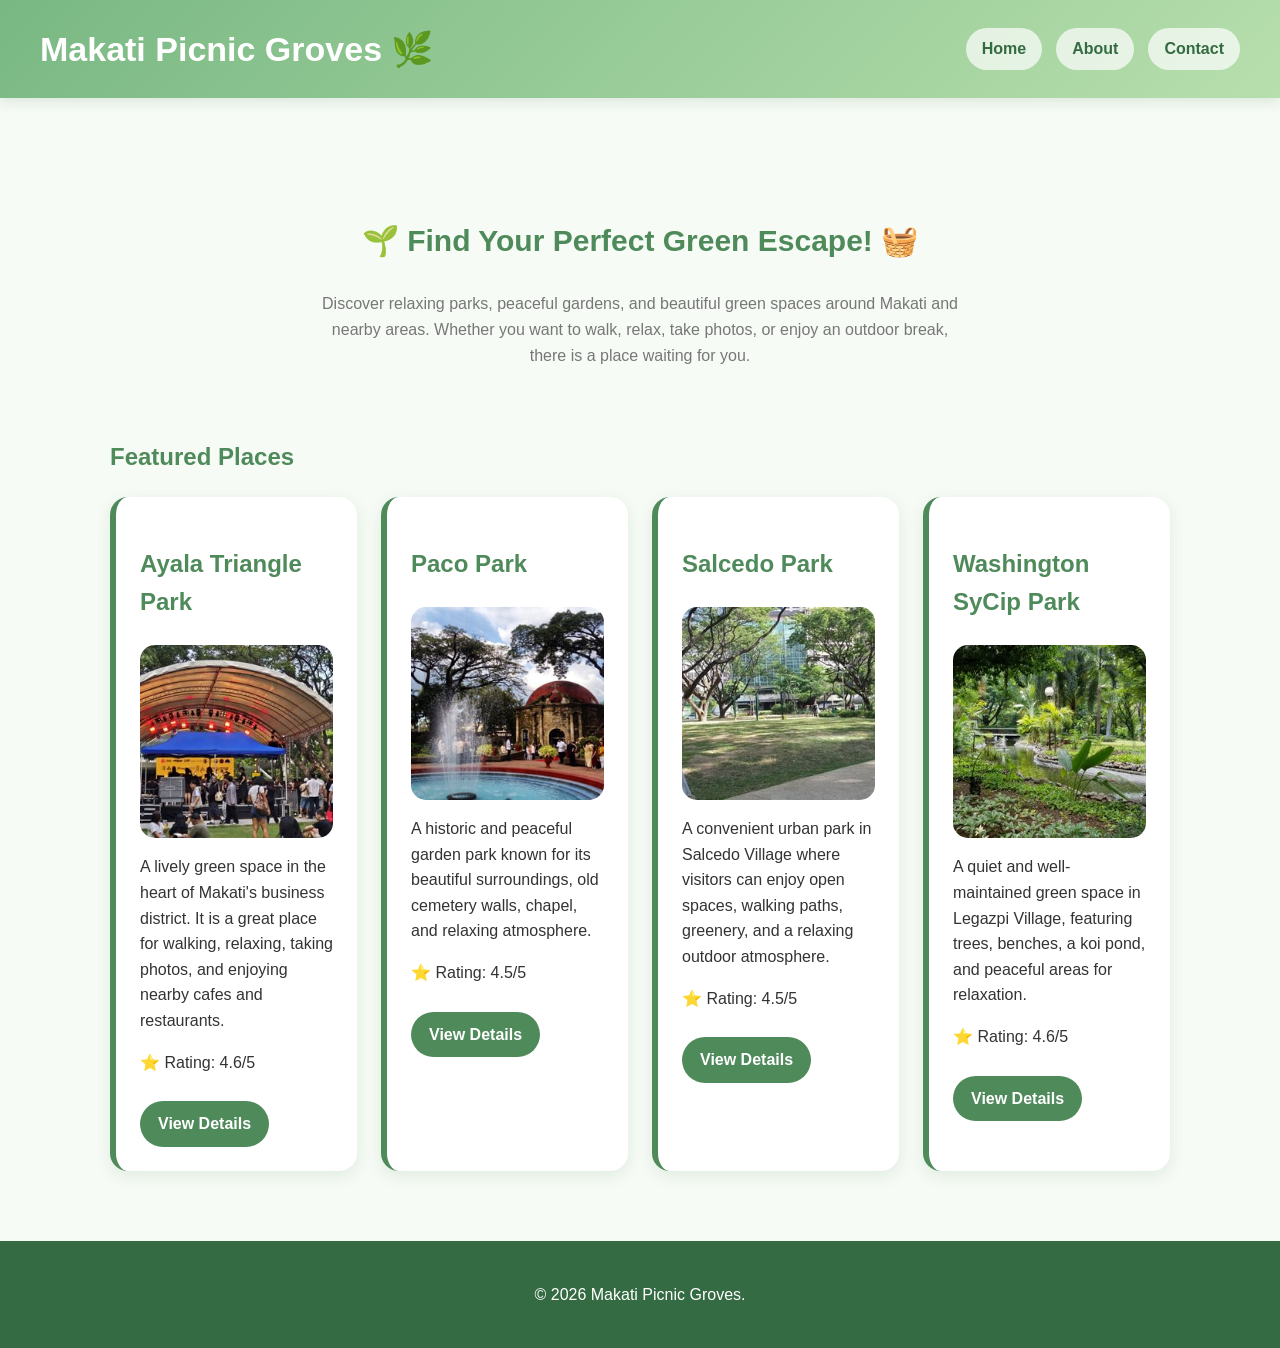
<file: index.html>
<!DOCTYPE html>
<html lang="en">

<head>
    <meta charset="UTF-8">
    <meta name="viewport" content="width=device-width, initial-scale=1.0">

    <title>Makati Picnic Groves</title>

    <link rel="stylesheet" href="style.css">
</head>

<body>

    <!-- ---------- Header ---------- -->

    <header class="site-header">

        <h1>Makati Picnic Groves 🌿</h1>

        <nav>
            <ul>

                <li>
                    <a href="index.html">Home</a>
                </li>

                <li>
                    <a href="about.html">About</a>
                </li>

                <li>
                    <a href="contact.html">Contact</a>
                </li>

            </ul>
        </nav>

    </header>


    <!-- ---------- Main Content ---------- -->

    <main>

        <!-- ---------- Welcome ---------- -->

        <section class="welcome">

            <h2>Find Your Perfect Green Escape!</h2>

            <p>
                Discover relaxing parks, peaceful gardens, and
                beautiful green spaces around Makati and nearby areas.
                Whether you want to walk, relax, take photos, or enjoy
                an outdoor break, there is a place waiting for you.
            </p>

        </section>


        <!-- ---------- Featured Places ---------- -->

        <section>

            <h2>Featured Places</h2>

            <!-- ---------- Place Grid / 6.4 Flexbox ---------- -->

            <div class="place-grid">


                <!-- Ayala Triangle Park -->

                <article class="place-card">

                    <h3>Ayala Triangle Park</h3>

                    <img
                        src="ayalatrianglescircle.jpg"
                        alt="Ayala Triangle Park"
                    >

                    <p>
                        A lively green space in the heart of Makati's
                        business district. It is a great place for walking,
                        relaxing, taking photos, and enjoying nearby cafes
                        and restaurants.
                    </p>

                    <p>
                        ⭐ Rating: 4.6/5
                    </p>

                    <a
                        class="details-link"
                        href="places/ayala-triangles-park.html"
                    >
                        View Details
                    </a>

                </article>


                <!-- Paco Park -->

                <article class="place-card">

                    <h3>Paco Park</h3>

                    <img
                        src="pacopark.jpg"
                        alt="Paco Park"
                    >

                    <p>
                        A historic and peaceful garden park known for
                        its beautiful surroundings, old cemetery walls,
                        chapel, and relaxing atmosphere.
                    </p>

                    <p>
                        ⭐ Rating: 4.5/5
                    </p>

                    <a
                        class="details-link"
                        href="places/paco-park.html"
                    >
                        View Details
                    </a>

                </article>


                <!-- Salcedo Park -->

                <article class="place-card">

                    <h3>Salcedo Park</h3>

                    <img
                        src="salcedopark.jpg"
                        alt="Salcedo Park"
                    >

                    <p>
                        A convenient urban park in Salcedo Village where
                        visitors can enjoy open spaces, walking paths,
                        greenery, and a relaxing outdoor atmosphere.
                    </p>

                    <p>
                        ⭐ Rating: 4.5/5
                    </p>

                    <a
                        class="details-link"
                        href="places/salcedo-park.html"
                    >
                        View Details
                    </a>

                </article>


                <!-- Washington SyCip Park -->

                <article class="place-card">

                    <h3>Washington SyCip Park</h3>

                    <img
                        src="washingtonsycippark.jpg"
                        alt="Washington SyCip Park"
                    >

                    <p>
                        A quiet and well-maintained green space in Legazpi
                        Village, featuring trees, benches, a koi pond,
                        and peaceful areas for relaxation.
                    </p>

                    <p>
                        ⭐ Rating: 4.6/5
                    </p>

                    <a
                        class="details-link"
                        href="places/washington-sycip-park.html"
                    >
                        View Details
                    </a>

                </article>

            </div>

        </section>

    </main>


    <!-- ---------- Footer ---------- -->

    <footer>

        <p>
            &copy; 2026 Makati Picnic Groves.
            
        </p>

    </footer>

</body>

</html>
</file>
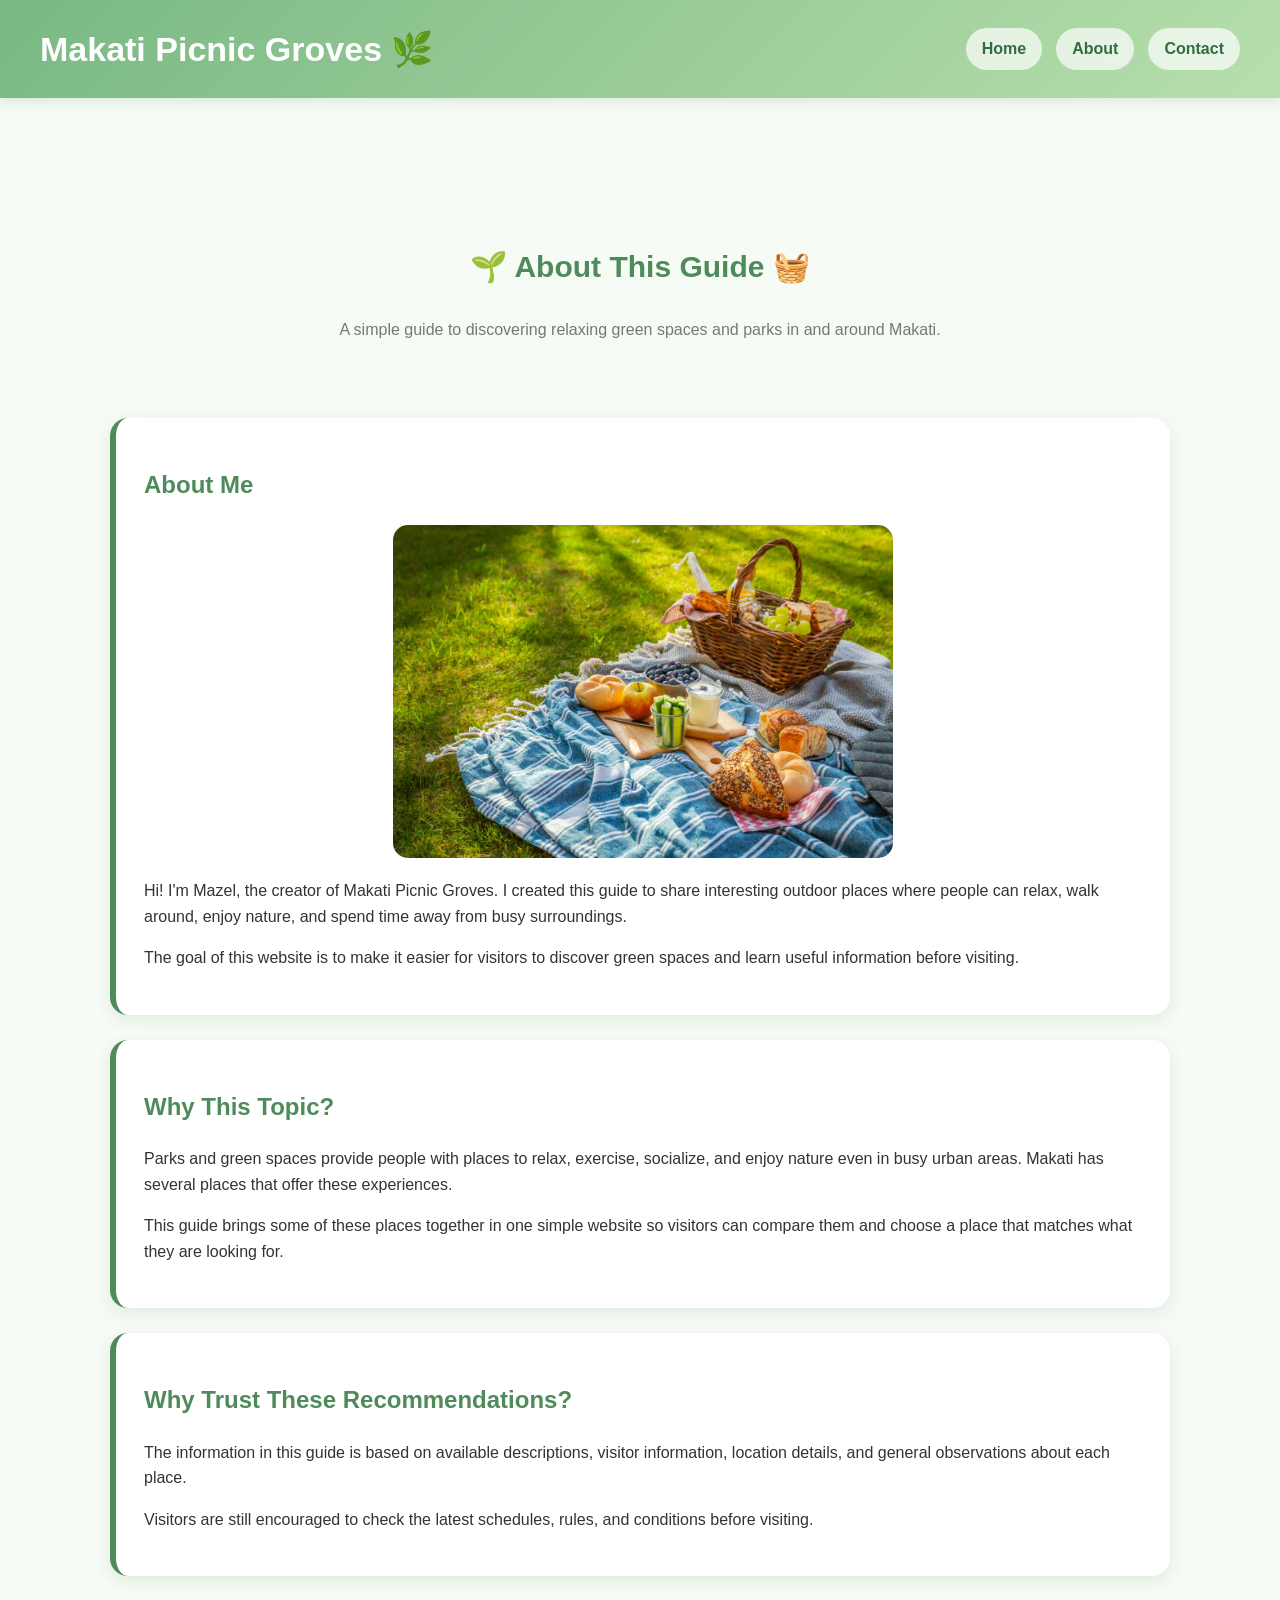
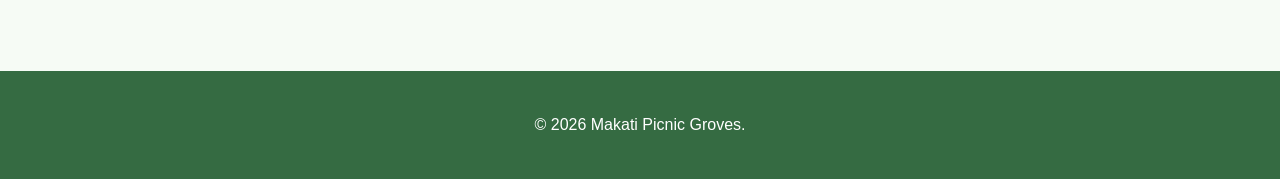
<file: about.html>
<!DOCTYPE html>
<html lang="en">

<head>
    <meta charset="UTF-8">
    <meta name="viewport" content="width=device-width, initial-scale=1.0">

    <title>About - Makati Picnic Groves</title>

    <link rel="stylesheet" href="style.css">
</head>

<body>

    <!-- ---------- Header ---------- -->

    <header class="site-header">

        <h1>Makati Picnic Groves 🌿</h1>

        <nav>
            <ul>

                <li>
                    <a href="index.html">Home</a>
                </li>

                <li>
                    <a href="about.html">About</a>
                </li>

                <li>
                    <a href="contact.html">Contact</a>
                </li>

            </ul>
        </nav>

    </header>


    <!-- ---------- Main Content ---------- -->

    <main>

        <section class="welcome">

            <h2>About This Guide</h2>

            <p>
                A simple guide to discovering relaxing green spaces
                and parks in and around Makati.
            </p>

        </section>


        <section class="about-card">

            <h2>About Me</h2>

            <img
                src="picnic.jpg"
                alt="Picnic setup in a green park"
            >

            <p>
                Hi! I'm Mazel, the creator of Makati Picnic Groves.
                I created this guide to share interesting outdoor
                places where people can relax, walk around, enjoy
                nature, and spend time away from busy surroundings.
            </p>

            <p>
                The goal of this website is to make it easier for
                visitors to discover green spaces and learn useful
                information before visiting.
            </p>

        </section>


        <section class="info-card">

            <h2>Why This Topic?</h2>

            <p>
                Parks and green spaces provide people with places to
                relax, exercise, socialize, and enjoy nature even in
                busy urban areas. Makati has several places that offer
                these experiences.
            </p>

            <p>
                This guide brings some of these places together in
                one simple website so visitors can compare them and
                choose a place that matches what they are looking for.
            </p>

        </section>


        <section class="info-card">

            <h2>Why Trust These Recommendations?</h2>

            <p>
                The information in this guide is based on available
                descriptions, visitor information, location details,
                and general observations about each place.
            </p>

            <p>
                Visitors are still encouraged to check the latest
                schedules, rules, and conditions before visiting.
            </p>

        </section>

    </main>


    <!-- ---------- Footer ---------- -->

    <footer>

        <p>
            &copy; 2026 Makati Picnic Groves.
            
        </p>

    </footer>

</body>

</html>
</file>
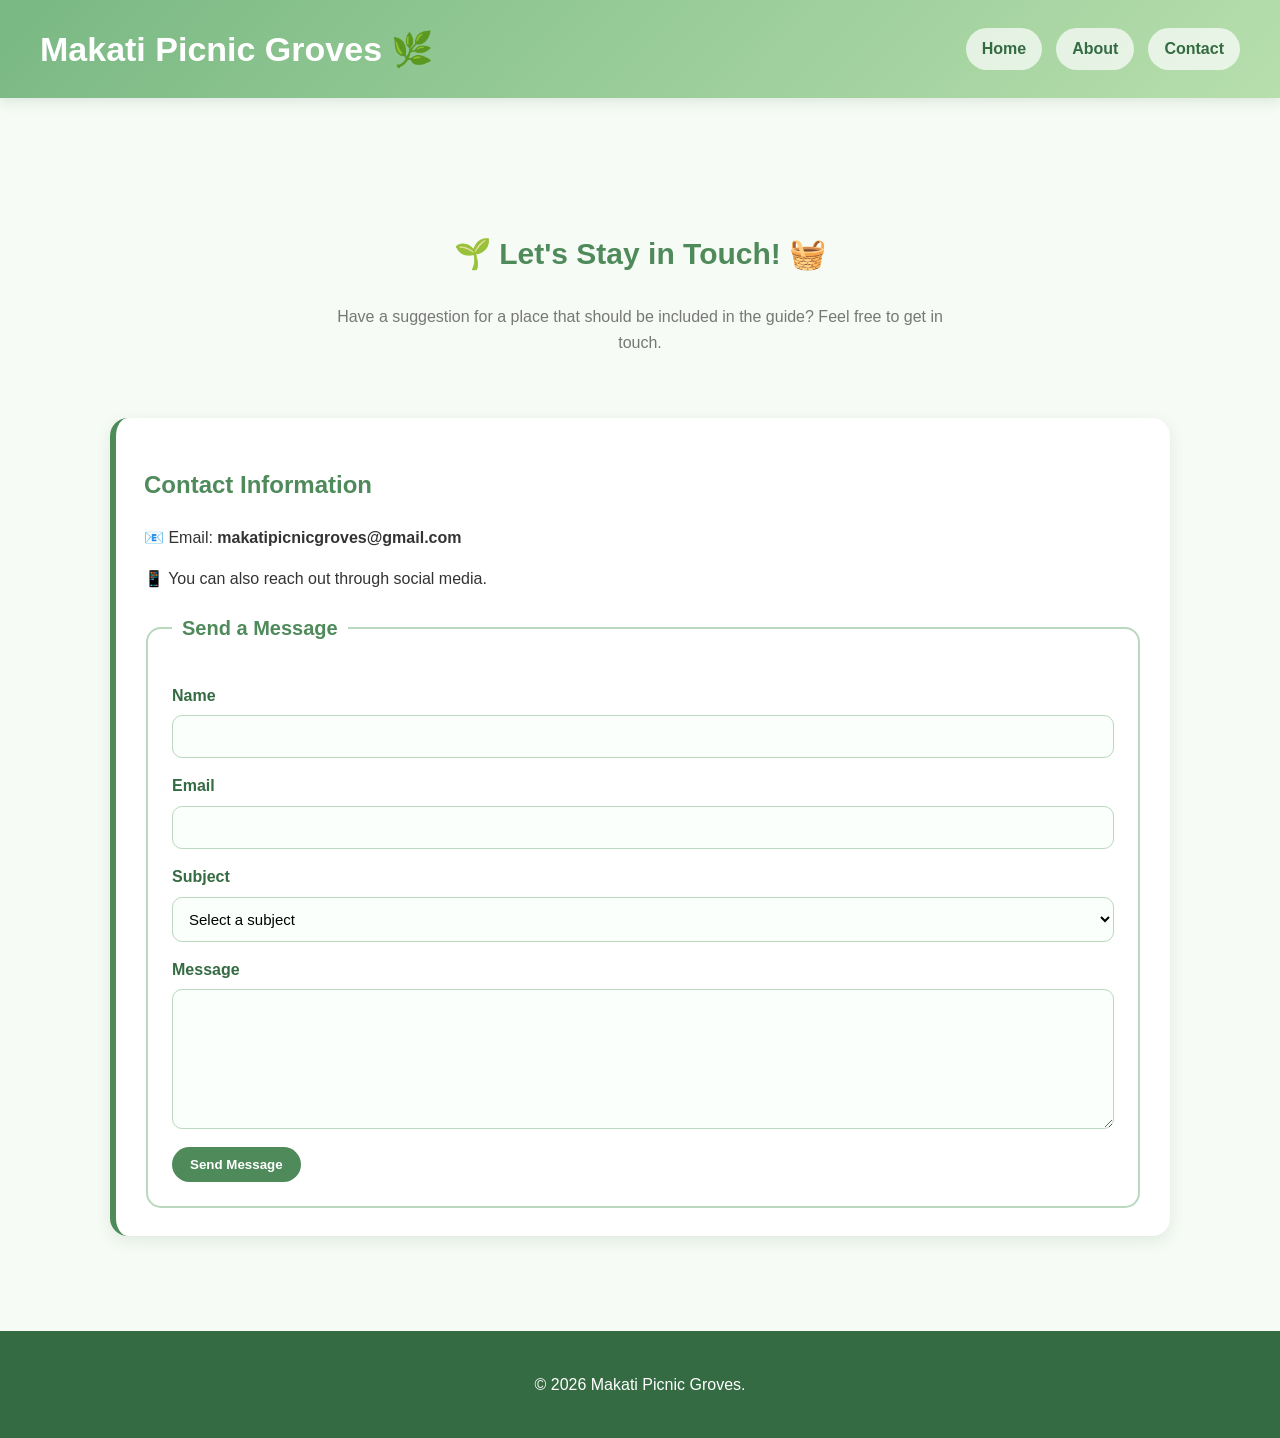
<file: contact.html>
<!DOCTYPE html>
<html lang="en">

<head>
    <meta charset="UTF-8">
    <meta name="viewport" content="width=device-width, initial-scale=1.0">

    <title>Contact - Makati Picnic Groves</title>

    <link rel="stylesheet" href="style.css">
</head>

<body>

    <!-- ---------- Header ---------- -->

    <header class="site-header">

        <h1>Makati Picnic Groves 🌿</h1>

        <nav>
            <ul>

                <li>
                    <a href="index.html">Home</a>
                </li>

                <li>
                    <a href="about.html">About</a>
                </li>

                <li>
                    <a href="contact.html">Contact</a>
                </li>

            </ul>
        </nav>

    </header>


    <!-- ---------- Main Content ---------- -->

    <main>

        <section class="welcome">

            <h2>Let's Stay in Touch!</h2>

            <p>
                Have a suggestion for a place that should be included
                in the guide? Feel free to get in touch.
            </p>

        </section>


        <section class="contact-card">

            <h2>Contact Information</h2>

            <p>
                📧 Email:
                <strong>makatipicnicgroves@gmail.com</strong>
            </p>

            <p>
                📱 You can also reach out through social media.
            </p>


            <form>

                <fieldset>

                    <legend>Send a Message</legend>


                    <label for="name">
                        Name
                    </label>

                    <input
                        type="text"
                        id="name"
                        name="name"
                        required
                    >


                    <label for="email">
                        Email
                    </label>

                    <input
                        type="email"
                        id="email"
                        name="email"
                        required
                    >


                    <label for="subject">
                        Subject
                    </label>

                    <select
                        id="subject"
                        name="subject"
                        required
                    >

                        <option value="">
                            Select a subject
                        </option>

                        <option value="place-suggestion">
                            Suggest a Place
                        </option>

                        <option value="information">
                            Ask for Information
                        </option>

                        <option value="feedback">
                            Website Feedback
                        </option>

                        <option value="other">
                            Something Else
                        </option>

                    </select>


                    <label for="message">
                        Message
                    </label>

                    <textarea
                        id="message"
                        name="message"
                        required
                    ></textarea>


                    <button type="submit">
                        Send Message
                    </button>

                </fieldset>

            </form>

        </section>

    </main>


    <!-- ---------- Footer ---------- -->

    <footer>

        <p>
            &copy; 2026 Makati Picnic Groves.
            
        </p>

    </footer>

</body>

</html>
</file>
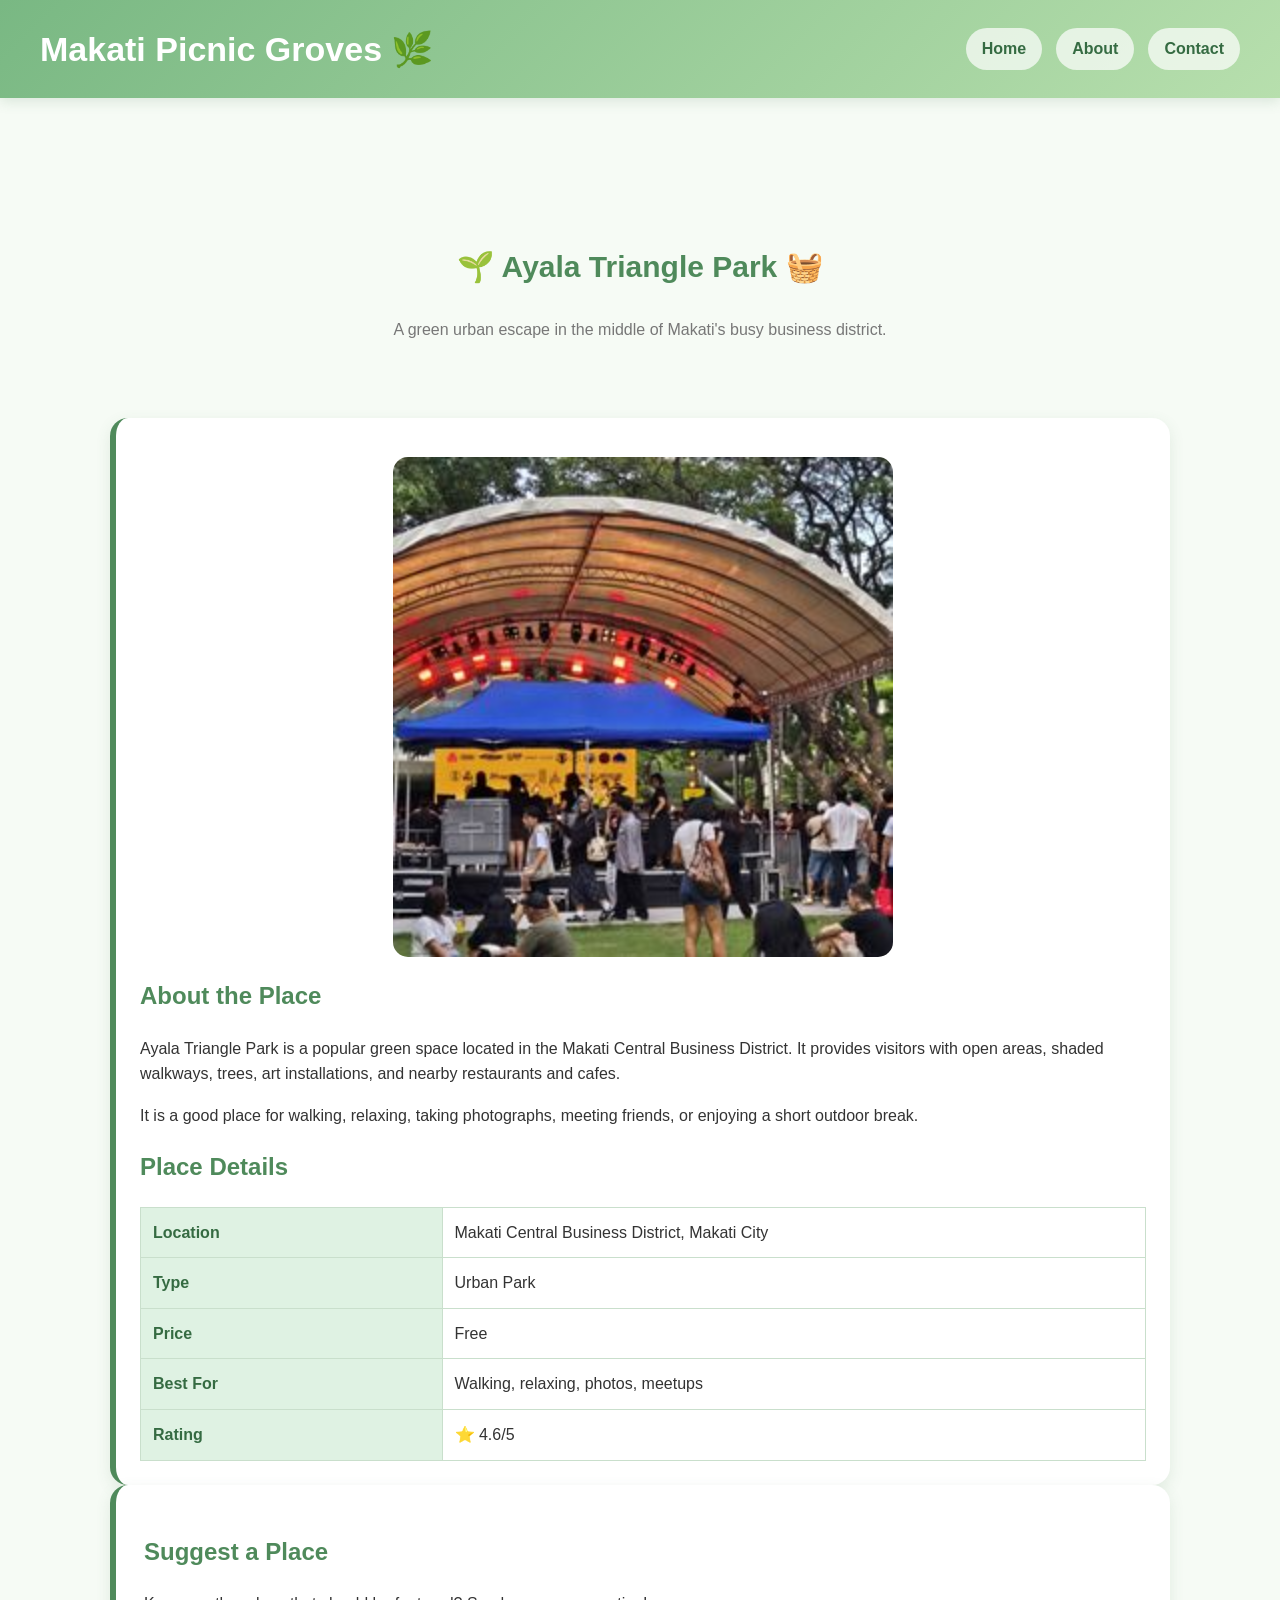
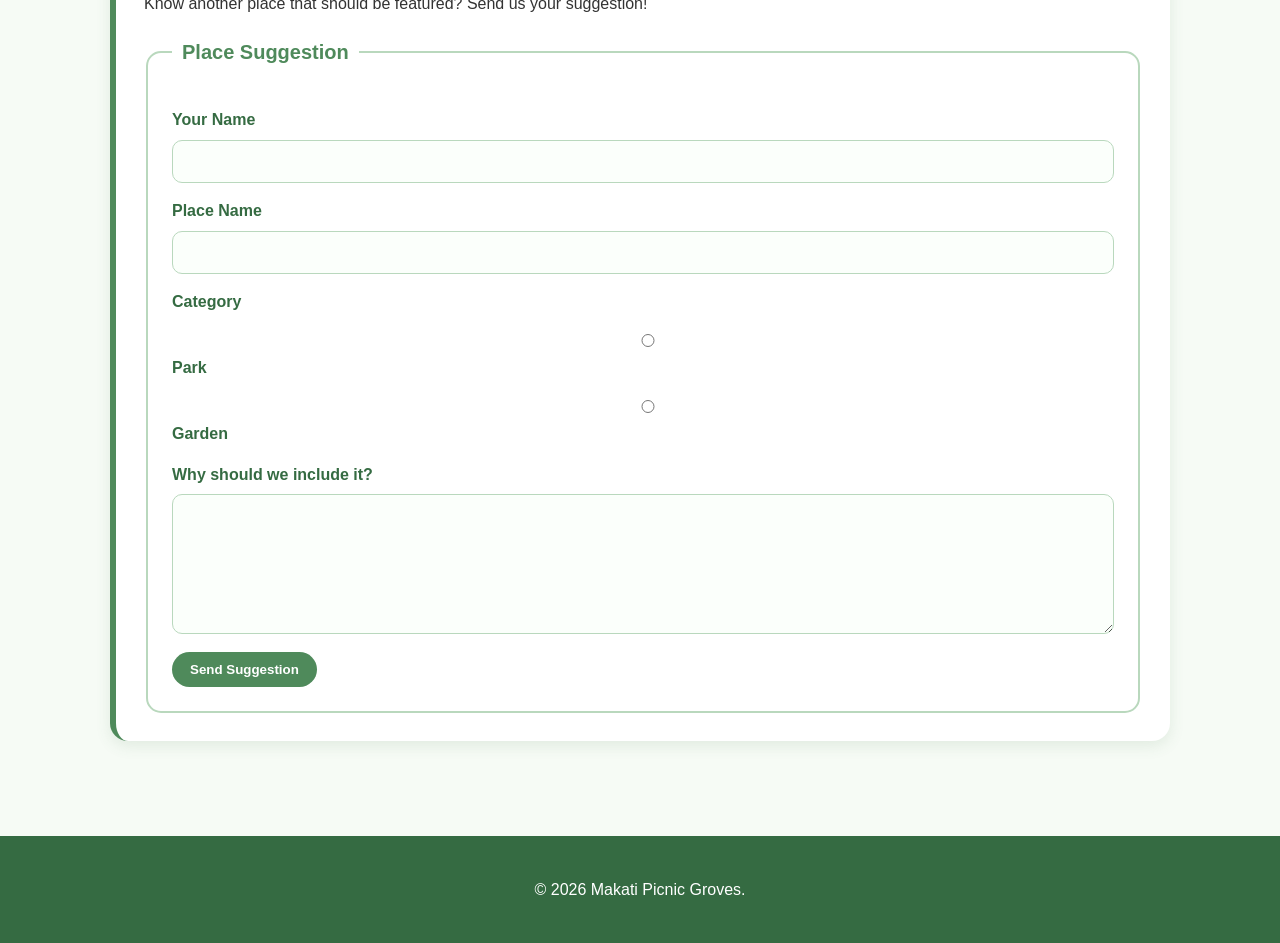
<file: places/ayala-triangles-park.html>
<!DOCTYPE html>
<html lang="en">

<head>
    <meta charset="UTF-8">
    <meta name="viewport" content="width=device-width, initial-scale=1.0">

    <title>Ayala Triangle Park - Makati Picnic Groves</title>

    <link rel="stylesheet" href="../style.css">
</head>

<body>

    <!-- ---------- Header ---------- -->

    <header class="site-header">

        <h1>Makati Picnic Groves 🌿</h1>

        <nav>
            <ul>

                <li>
                    <a href="../index.html">Home</a>
                </li>

                <li>
                    <a href="../about.html">About</a>
                </li>

                <li>
                    <a href="../contact.html">Contact</a>
                </li>

            </ul>
        </nav>

    </header>


    <!-- ---------- Main Content ---------- -->

    <main>

        <section class="welcome">

            <h2>Ayala Triangle Park</h2>

            <p>
                A green urban escape in the middle of Makati's
                busy business district.
            </p>

        </section>


        <section class="place-card">

            <img
                src="../ayalatrianglescircle.jpg"
                alt="Ayala Triangle Park"
            >

            <h2>About the Place</h2>

            <p>
                Ayala Triangle Park is a popular green space located
                in the Makati Central Business District. It provides
                visitors with open areas, shaded walkways, trees,
                art installations, and nearby restaurants and cafes.
            </p>

            <p>
                It is a good place for walking, relaxing, taking
                photographs, meeting friends, or enjoying a short
                outdoor break.
            </p>


            <h2>Place Details</h2>

            <table>

                <tr>
                    <th>Location</th>
                    <td>Makati Central Business District, Makati City</td>
                </tr>

                <tr>
                    <th>Type</th>
                    <td>Urban Park</td>
                </tr>

                <tr>
                    <th>Price</th>
                    <td>Free</td>
                </tr>

                <tr>
                    <th>Best For</th>
                    <td>Walking, relaxing, photos, meetups</td>
                </tr>

                <tr>
                    <th>Rating</th>
                    <td>⭐ 4.6/5</td>
                </tr>

            </table>

        </section>


        <section class="suggest-section">

            <h2>Suggest a Place</h2>

            <p>
                Know another place that should be featured?
                Send us your suggestion!
            </p>

            <form>

                <fieldset>

                    <legend>Place Suggestion</legend>


                    <label for="suggested-name">
                        Your Name
                    </label>

                    <input
                        type="text"
                        id="suggested-name"
                        name="name"
                    >


                    <label for="place-name">
                        Place Name
                    </label>

                    <input
                        type="text"
                        id="place-name"
                        name="place"
                        required
                    >


                    <label>
                        Category
                    </label>

                    <label>
                        <input
                            type="radio"
                            name="category"
                            value="park"
                        >
                        Park
                    </label>

                    <label>
                        <input
                            type="radio"
                            name="category"
                            value="garden"
                        >
                        Garden
                    </label>


                    <label for="reason">
                        Why should we include it?
                    </label>

                    <textarea
                        id="reason"
                        name="reason"
                        required
                    ></textarea>


                    <button type="submit">
                        Send Suggestion
                    </button>

                </fieldset>

            </form>

        </section>

    </main>


    <footer>

        <p>
            &copy; 2026 Makati Picnic Groves.
           
        </p>

    </footer>

</body>

</html>
</file>
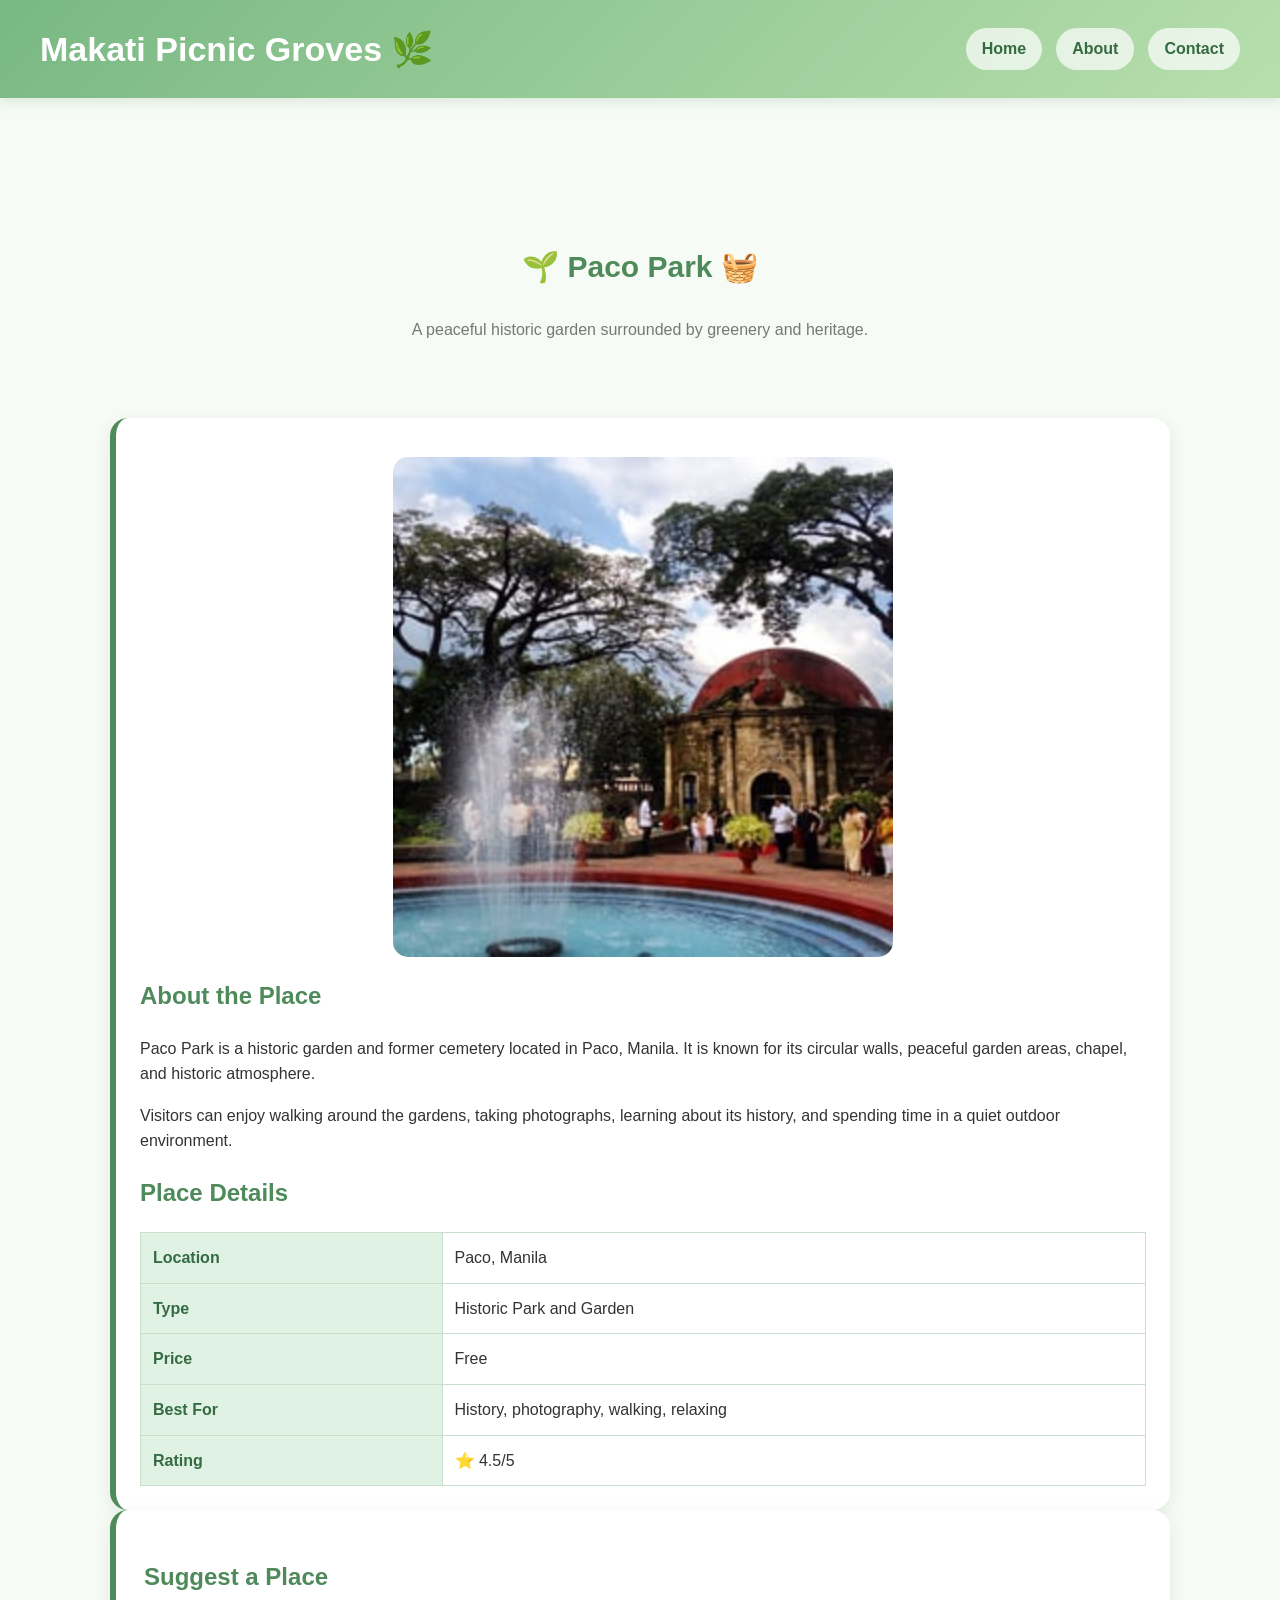
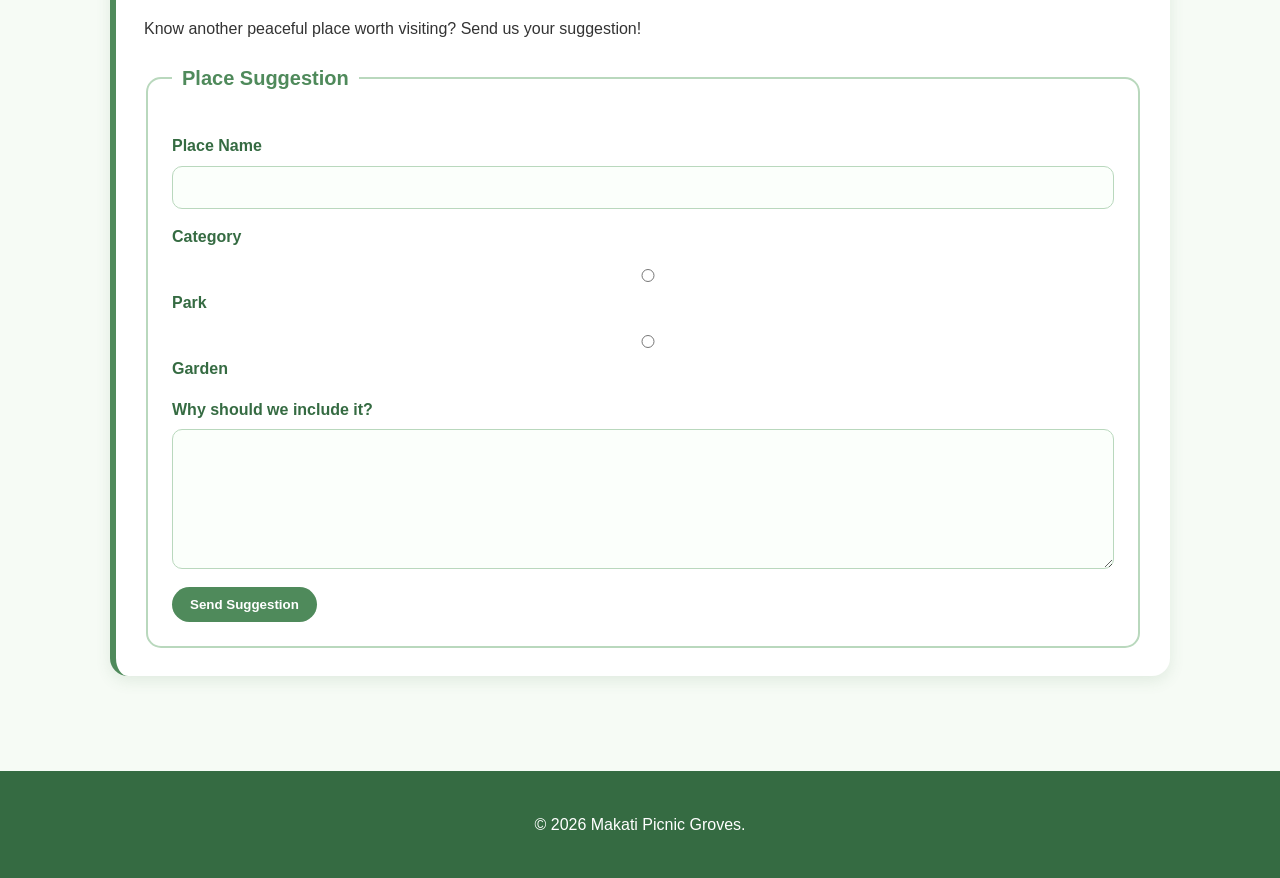
<file: places/paco-park.html>
<!DOCTYPE html>
<html lang="en">

<head>
    <meta charset="UTF-8">
    <meta name="viewport" content="width=device-width, initial-scale=1.0">

    <title>Paco Park - Makati Picnic Groves</title>

    <link rel="stylesheet" href="../style.css">
</head>

<body>

    <!-- ---------- Header ---------- -->

    <header class="site-header">

        <h1>Makati Picnic Groves 🌿</h1>

        <nav>
            <ul>

                <li>
                    <a href="../index.html">Home</a>
                </li>

                <li>
                    <a href="../about.html">About</a>
                </li>

                <li>
                    <a href="../contact.html">Contact</a>
                </li>

            </ul>
        </nav>

    </header>


    <!-- ---------- Main Content ---------- -->

    <main>

        <section class="welcome">

            <h2>Paco Park</h2>

            <p>
                A peaceful historic garden surrounded by greenery
                and heritage.
            </p>

        </section>


        <section class="place-card">

            <img
                src="../pacopark.jpg"
                alt="Paco Park"
            >

            <h2>About the Place</h2>

            <p>
                Paco Park is a historic garden and former cemetery
                located in Paco, Manila. It is known for its circular
                walls, peaceful garden areas, chapel, and historic
                atmosphere.
            </p>

            <p>
                Visitors can enjoy walking around the gardens,
                taking photographs, learning about its history,
                and spending time in a quiet outdoor environment.
            </p>


            <h2>Place Details</h2>

            <table>

                <tr>
                    <th>Location</th>
                    <td>Paco, Manila</td>
                </tr>

                <tr>
                    <th>Type</th>
                    <td>Historic Park and Garden</td>
                </tr>

                <tr>
                    <th>Price</th>
                    <td>Free</td>
                </tr>

                <tr>
                    <th>Best For</th>
                    <td>History, photography, walking, relaxing</td>
                </tr>

                <tr>
                    <th>Rating</th>
                    <td>⭐ 4.5/5</td>
                </tr>

            </table>

        </section>


        <section class="suggest-section">

            <h2>Suggest a Place</h2>

            <p>
                Know another peaceful place worth visiting?
                Send us your suggestion!
            </p>

            <form>

                <fieldset>

                    <legend>Place Suggestion</legend>


                    <label for="place-name">
                        Place Name
                    </label>

                    <input
                        type="text"
                        id="place-name"
                        name="place"
                        required
                    >


                    <label>
                        Category
                    </label>

                    <label>
                        <input
                            type="radio"
                            name="category"
                            value="park"
                        >
                        Park
                    </label>

                    <label>
                        <input
                            type="radio"
                            name="category"
                            value="garden"
                        >
                        Garden
                    </label>


                    <label for="reason">
                        Why should we include it?
                    </label>

                    <textarea
                        id="reason"
                        name="reason"
                        required
                    ></textarea>


                    <button type="submit">
                        Send Suggestion
                    </button>

                </fieldset>

            </form>

        </section>

    </main>


    <footer>

        <p>
            &copy; 2026 Makati Picnic Groves.
            
        </p>

    </footer>

</body>

</html>
</file>
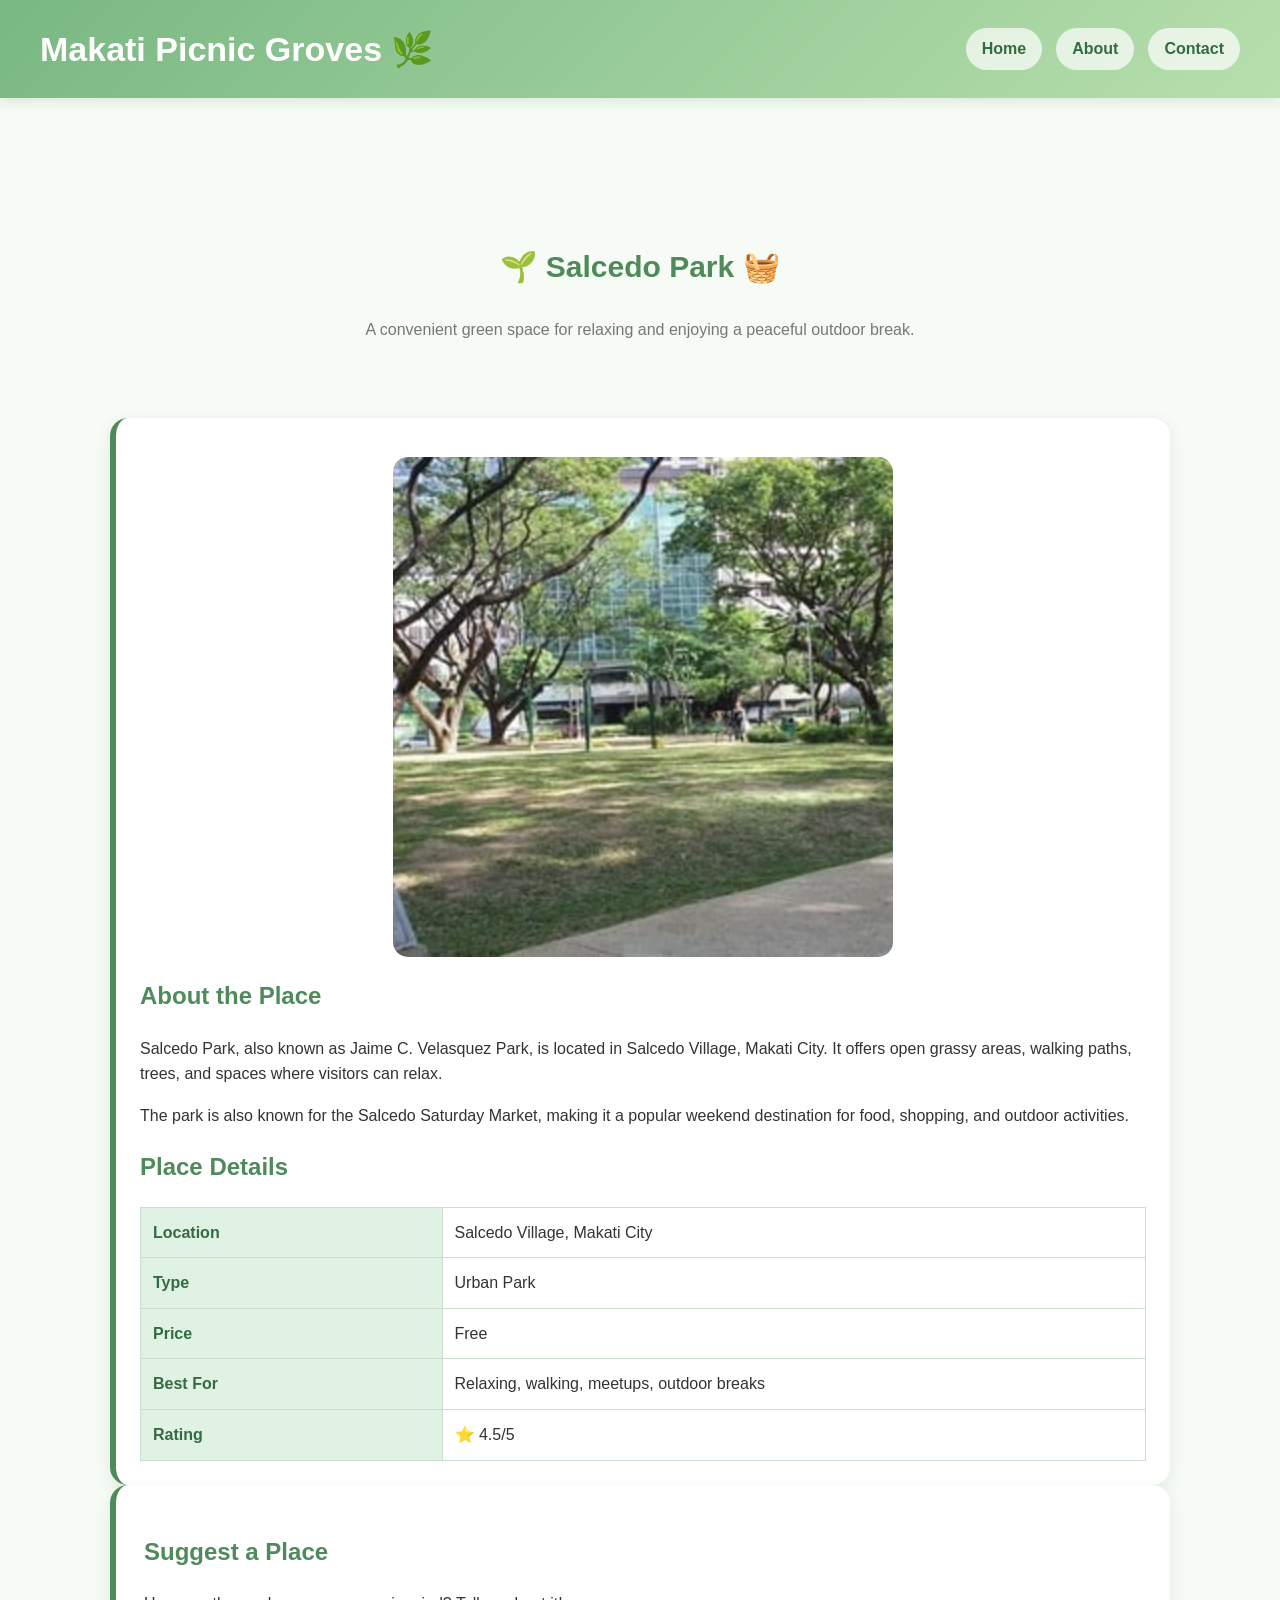
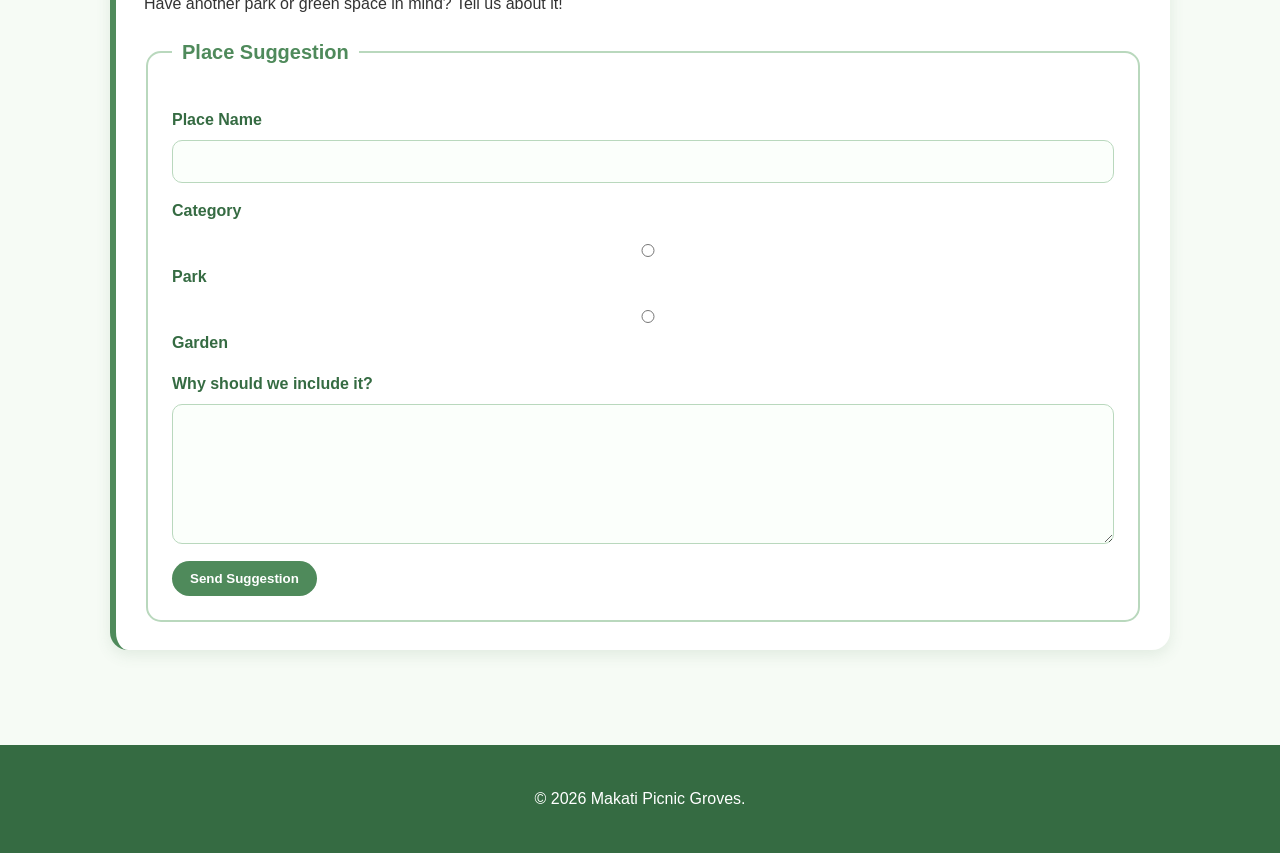
<file: places/salcedo-park.html>
<!DOCTYPE html>
<html lang="en">

<head>
    <meta charset="UTF-8">
    <meta name="viewport" content="width=device-width, initial-scale=1.0">

    <title>Salcedo Park - Makati Picnic Groves</title>

    <link rel="stylesheet" href="../style.css">
</head>

<body>

    <!-- ---------- Header ---------- -->

    <header class="site-header">

        <h1>Makati Picnic Groves 🌿</h1>

        <nav>
            <ul>

                <li>
                    <a href="../index.html">Home</a>
                </li>

                <li>
                    <a href="../about.html">About</a>
                </li>

                <li>
                    <a href="../contact.html">Contact</a>
                </li>

            </ul>
        </nav>

    </header>


    <!-- ---------- Main Content ---------- -->

    <main>

        <section class="welcome">

            <h2>Salcedo Park</h2>

            <p>
                A convenient green space for relaxing and enjoying
                a peaceful outdoor break.
            </p>

        </section>


        <section class="place-card">

            <img
                src="../salcedopark.jpg"
                alt="Salcedo Park"
            >

            <h2>About the Place</h2>

            <p>
                Salcedo Park, also known as Jaime C. Velasquez Park,
                is located in Salcedo Village, Makati City. It offers
                open grassy areas, walking paths, trees, and spaces
                where visitors can relax.
            </p>

            <p>
                The park is also known for the Salcedo Saturday Market,
                making it a popular weekend destination for food,
                shopping, and outdoor activities.
            </p>


            <h2>Place Details</h2>

            <table>

                <tr>
                    <th>Location</th>
                    <td>Salcedo Village, Makati City</td>
                </tr>

                <tr>
                    <th>Type</th>
                    <td>Urban Park</td>
                </tr>

                <tr>
                    <th>Price</th>
                    <td>Free</td>
                </tr>

                <tr>
                    <th>Best For</th>
                    <td>Relaxing, walking, meetups, outdoor breaks</td>
                </tr>

                <tr>
                    <th>Rating</th>
                    <td>⭐ 4.5/5</td>
                </tr>

            </table>

        </section>


        <section class="suggest-section">

            <h2>Suggest a Place</h2>

            <p>
                Have another park or green space in mind?
                Tell us about it!
            </p>

            <form>

                <fieldset>

                    <legend>Place Suggestion</legend>


                    <label for="place-name">
                        Place Name
                    </label>

                    <input
                        type="text"
                        id="place-name"
                        name="place"
                        required
                    >


                    <label>
                        Category
                    </label>

                    <label>
                        <input
                            type="radio"
                            name="category"
                            value="park"
                        >
                        Park
                    </label>

                    <label>
                        <input
                            type="radio"
                            name="category"
                            value="garden"
                        >
                        Garden
                    </label>


                    <label for="reason">
                        Why should we include it?
                    </label>

                    <textarea
                        id="reason"
                        name="reason"
                        required
                    ></textarea>


                    <button type="submit">
                        Send Suggestion
                    </button>

                </fieldset>

            </form>

        </section>

    </main>


    <footer>

        <p>
            &copy; 2026 Makati Picnic Groves.
            
        </p>

    </footer>

</body>

</html>
</file>
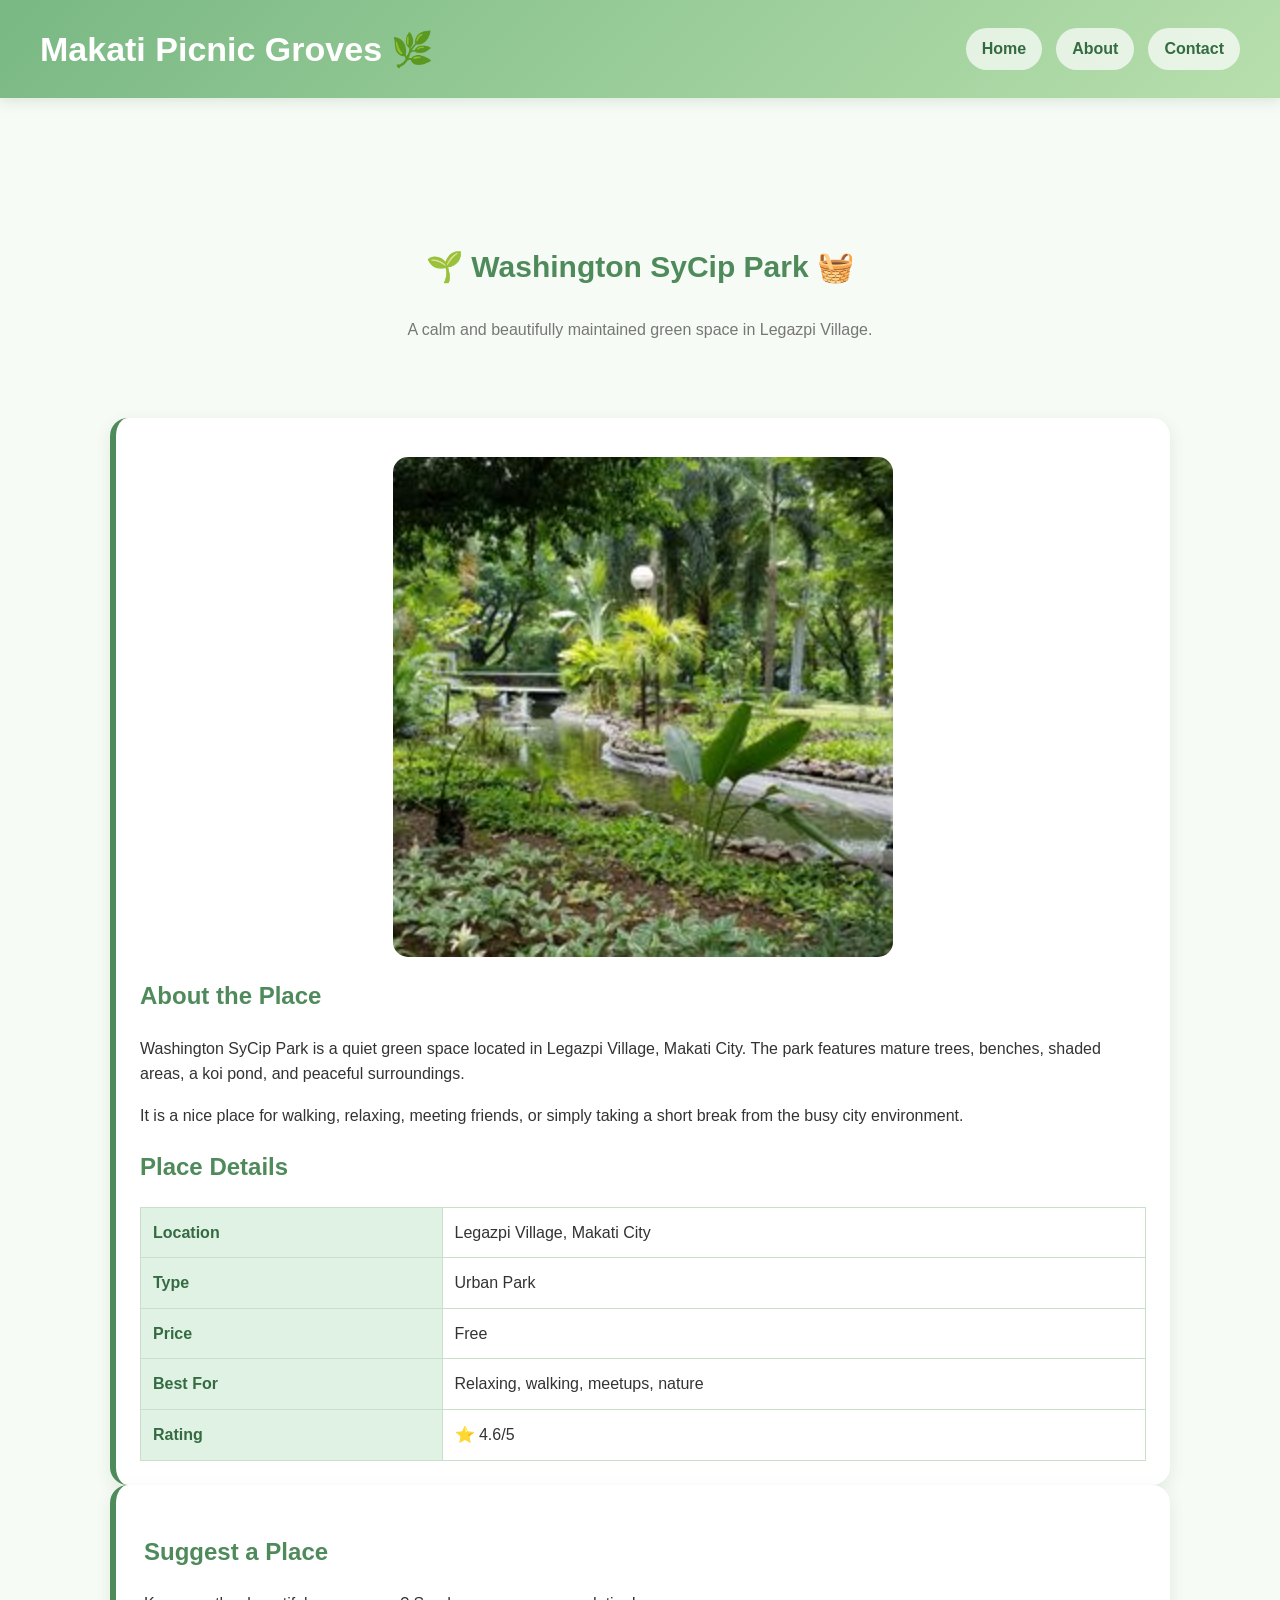
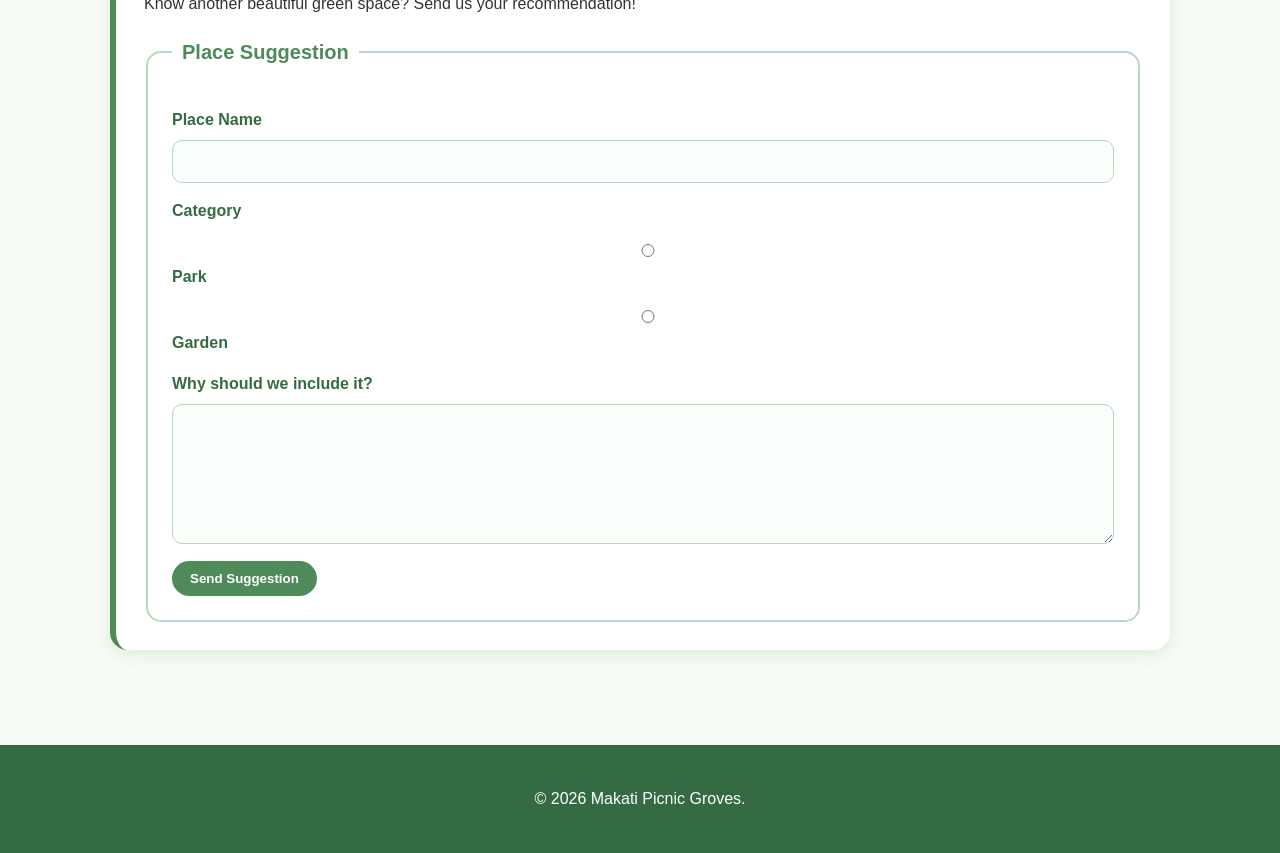
<file: places/washington-sycip-park.html>
<!DOCTYPE html>
<html lang="en">

<head>
    <meta charset="UTF-8">
    <meta name="viewport" content="width=device-width, initial-scale=1.0">

    <title>Washington SyCip Park - Makati Picnic Groves</title>

    <link rel="stylesheet" href="../style.css">
</head>

<body>

    <!-- ---------- Header ---------- -->

    <header class="site-header">

        <h1>Makati Picnic Groves 🌿</h1>

        <nav>
            <ul>

                <li>
                    <a href="../index.html">Home</a>
                </li>

                <li>
                    <a href="../about.html">About</a>
                </li>

                <li>
                    <a href="../contact.html">Contact</a>
                </li>

            </ul>
        </nav>

    </header>


    <!-- ---------- Main Content ---------- -->

    <main>

        <section class="welcome">

            <h2>Washington SyCip Park</h2>

            <p>
                A calm and beautifully maintained green space
                in Legazpi Village.
            </p>

        </section>


        <section class="place-card">

            <img
                src="../washingtonsycippark.jpg"
                alt="Washington SyCip Park"
            >

            <h2>About the Place</h2>

            <p>
                Washington SyCip Park is a quiet green space located
                in Legazpi Village, Makati City. The park features
                mature trees, benches, shaded areas, a koi pond,
                and peaceful surroundings.
            </p>

            <p>
                It is a nice place for walking, relaxing, meeting
                friends, or simply taking a short break from the
                busy city environment.
            </p>


            <h2>Place Details</h2>

            <table>

                <tr>
                    <th>Location</th>
                    <td>Legazpi Village, Makati City</td>
                </tr>

                <tr>
                    <th>Type</th>
                    <td>Urban Park</td>
                </tr>

                <tr>
                    <th>Price</th>
                    <td>Free</td>
                </tr>

                <tr>
                    <th>Best For</th>
                    <td>Relaxing, walking, meetups, nature</td>
                </tr>

                <tr>
                    <th>Rating</th>
                    <td>⭐ 4.6/5</td>
                </tr>

            </table>

        </section>


        <section class="suggest-section">

            <h2>Suggest a Place</h2>

            <p>
                Know another beautiful green space?
                Send us your recommendation!
            </p>

            <form>

                <fieldset>

                    <legend>Place Suggestion</legend>


                    <label for="place-name">
                        Place Name
                    </label>

                    <input
                        type="text"
                        id="place-name"
                        name="place"
                        required
                    >


                    <label>
                        Category
                    </label>

                    <label>
                        <input
                            type="radio"
                            name="category"
                            value="park"
                        >
                        Park
                    </label>

                    <label>
                        <input
                            type="radio"
                            name="category"
                            value="garden"
                        >
                        Garden
                    </label>


                    <label for="reason">
                        Why should we include it?
                    </label>

                    <textarea
                        id="reason"
                        name="reason"
                        required
                    ></textarea>


                    <button type="submit">
                        Send Suggestion
                    </button>

                </fieldset>

            </form>

        </section>

    </main>


    <footer>

        <p>
            &copy; 2026 Makati Picnic Groves.
            
        </p>

    </footer>

</body>

</html>
</file>
<file: style.css>
:root {
    --brand: #4f8a5b;
    --brand-dark: #356b42;
    --green-light: #dff2e3;
    --yellow: #f4c95d;
    --ink: #333333;
    --muted: #777777;
    --background: #f6fbf5;
    --white: #ffffff;
}


/* ---------- Base Styles ---------- */

* {
    box-sizing: border-box;
}

body {
    margin: 0;
    font-family: Arial, sans-serif;
    line-height: 1.6;
    background: var(--background);
    color: var(--ink);
}

img {
    max-width: 100%;
}

h1,
h2,
h3 {
    color: var(--brand);
}


/* ---------- Header / 6.3 Flexbox ---------- */

.site-header {
    display: flex;
    justify-content: space-between;
    align-items: center;
    gap: 20px;
    min-height: 90px;
    padding: 22px 40px;
    background: linear-gradient(135deg, #79b883, #b7dfad);
    box-shadow: 0 4px 12px rgba(70, 120, 80, 0.15);
}

.site-header h1 {
    margin: 0;
    color: var(--white);
    font-size: clamp(22px, 4vw, 34px);
}

.site-header nav ul {
    display: flex;
    gap: 14px;
    flex-wrap: wrap;
    justify-content: flex-end;
    list-style: none;
    padding: 0;
    margin: 0;
}

.site-header nav li {
    margin: 0;
}

.site-header nav a {
    display: block;
    padding: 8px 16px;
    border-radius: 25px;
    background: rgba(255, 255, 255, 0.7);
    color: var(--brand-dark);
    text-decoration: none;
    font-weight: bold;
    transition: 0.2s ease;
}

.site-header nav a:hover {
    background: var(--white);
    color: var(--brand);
    transform: translateY(-2px);
}


/* ---------- Main Content ---------- */

main {
    width: min(1100px, calc(100% - 40px));
    margin: 40px auto;
    padding: 20px;
    animation: fadeIn 0.5s ease;
}


/* ---------- Welcome / Flexbox Centering ---------- */

.welcome {
    min-height: 260px;
    display: flex;
    flex-direction: column;
    justify-content: center;
    align-items: center;
    text-align: center;
    padding: 30px;
}

.welcome h2 {
    margin-bottom: 10px;
    font-size: 30px;
}

.welcome h2::before {
    content: "🌱 ";
}

.welcome h2::after {
    content: " 🧺";
}

.welcome p {
    max-width: 650px;
    color: var(--muted);
}


/* ---------- Place Grid / 6.4 Flexbox ---------- */

.place-grid {
    display: flex;
    flex-wrap: wrap;
    gap: 24px;
}


/* ---------- Place Cards ---------- */

.place-card {
    flex: 1 1 240px;
    padding: 24px;
    margin-bottom: 0;
    background: var(--white);
    border-left: 6px solid var(--brand);
    border-radius: 18px;
    box-shadow: 0 5px 15px rgba(70, 120, 80, 0.12);
    transition: 0.2s ease;
}

.place-card:hover {
    transform: translateY(-5px);
}

.place-card h2,
.place-card h3 {
    color: var(--brand);
    font-size: 24px;
}

.place-card img {
    display: block;
    width: 100%;
    max-width: 500px;
    margin: 15px auto;
    border-radius: 15px;
}


/* ---------- Buttons / Links ---------- */

.details-link,
button {
    display: inline-block;
    margin-top: 10px;
    padding: 10px 18px;
    border: none;
    border-radius: 25px;
    background: var(--brand);
    color: var(--white);
    text-decoration: none;
    font-family: Arial, sans-serif;
    font-weight: bold;
    cursor: pointer;
    transition: 0.2s ease;
}

.details-link:hover,
button:hover {
    background: var(--brand-dark);
    transform: translateY(-2px);
}


/* ---------- Tables ---------- */

table {
    width: 100%;
    margin-top: 20px;
    border-collapse: collapse;
}

th,
td {
    padding: 12px;
    border: 1px solid #c9dfcc;
    text-align: left;
}

th {
    width: 30%;
    background: var(--green-light);
    color: var(--brand-dark);
}


/* ---------- About / Information Cards ---------- */

.about-card,
.info-card,
.contact-card,
.suggest-section {
    padding: 28px;
    margin-bottom: 25px;
    background: var(--white);
    border-left: 6px solid var(--brand);
    border-radius: 18px;
    box-shadow: 0 5px 15px rgba(70, 120, 80, 0.12);
}

.about-card img {
    display: block;
    width: 100%;
    max-width: 500px;
    margin: 20px auto;
    border-radius: 15px;
}


/* ---------- Forms ---------- */

fieldset {
    padding: 24px;
    margin-top: 20px;
    border: 2px solid #b9d8bd;
    border-radius: 15px;
}

legend {
    padding: 0 10px;
    color: var(--brand);
    font-size: 20px;
    font-weight: bold;
}

label {
    display: block;
    margin-top: 15px;
    margin-bottom: 7px;
    color: var(--brand-dark);
    font-weight: bold;
}

input,
select,
textarea {
    width: 100%;
    padding: 12px;
    border: 1px solid #b9d8bd;
    border-radius: 10px;
    background: #fbfffb;
    font-family: Arial, sans-serif;
    font-size: 15px;
}

textarea {
    min-height: 140px;
    resize: vertical;
}

input:focus,
select:focus,
textarea:focus {
    outline: 3px solid var(--yellow);
    outline-offset: 2px;
}


/* ---------- Footer ---------- */

footer {
    padding: 25px;
    margin-top: 50px;
    background: var(--brand-dark);
    color: var(--white);
    text-align: center;
}


/* ---------- Animation ---------- */

@keyframes fadeIn {
    from {
        opacity: 0;
        transform: translateY(8px);
    }

    to {
        opacity: 1;
        transform: translateY(0);
    }
}
</file>
